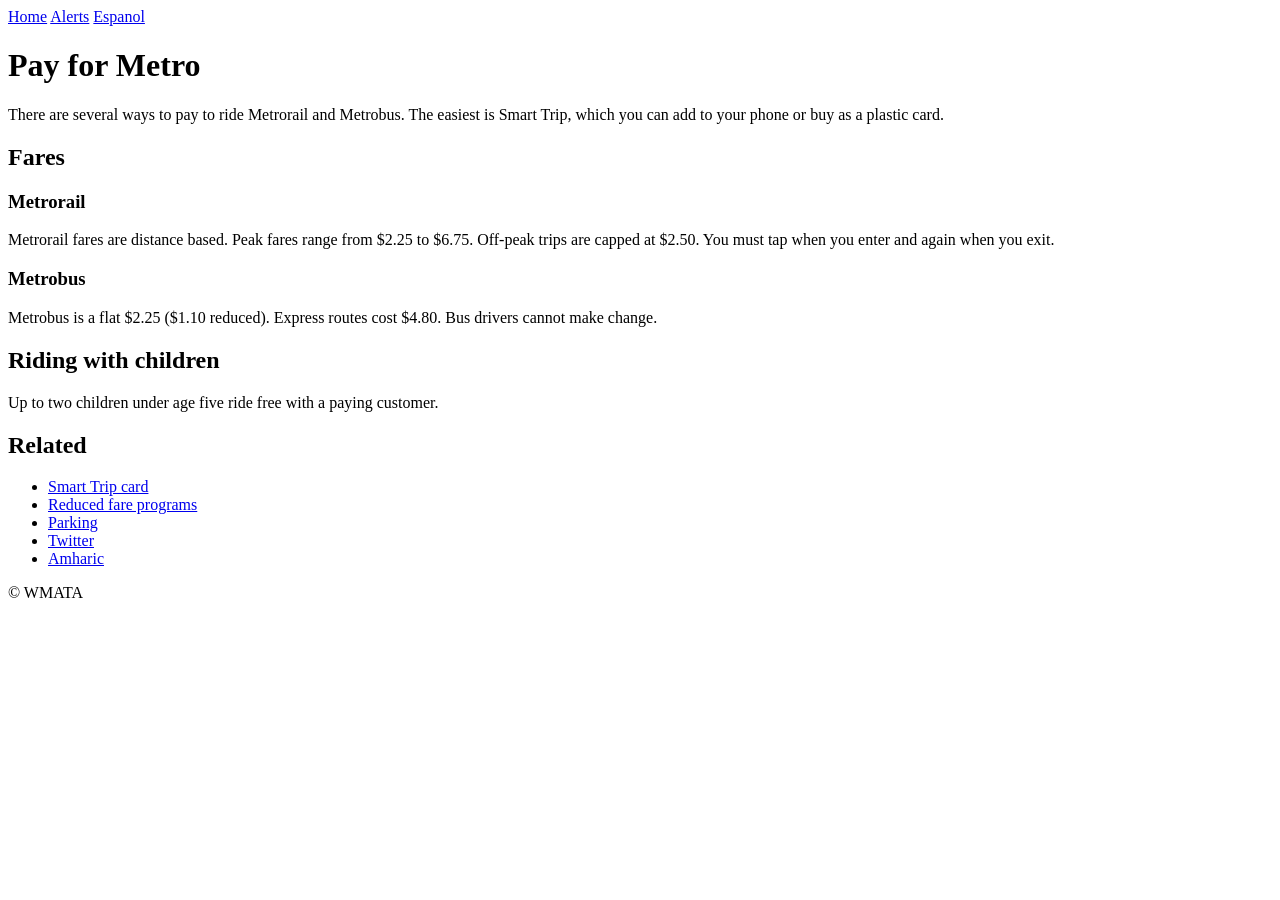
<file: tests/fixtures/html/sample_fares_page.html>
<!DOCTYPE html>
<html lang="en">
<head>
  <title>Pay for Metro | WMATA</title>
  <meta charset="utf-8">
</head>
<body>
  <header>
    <nav aria-label="primary">
      <a href="/">Home</a>
      <a href="/ride/alerts-and-advisories.html">Alerts</a>
      <a href="/es/pay.html">Espanol</a>
    </nav>
  </header>
  <main>
    <h1>Pay for Metro</h1>
    <p>There are several ways to pay to ride Metrorail and Metrobus. The easiest is
       Smart Trip, which you can add to your phone or buy as a plastic card.</p>

    <h2>Fares</h2>
    <h3>Metrorail</h3>
    <p>Metrorail fares are distance based. Peak fares range from $2.25 to $6.75.
       Off-peak trips are capped at $2.50. You must tap when you enter and again
       when you exit.</p>
    <h3>Metrobus</h3>
    <p>Metrobus is a flat $2.25 ($1.10 reduced). Express routes cost $4.80.
       Bus drivers cannot make change.</p>

    <h2>Riding with children</h2>
    <p>Up to two children under age five ride free with a paying customer.</p>

    <h2>Related</h2>
    <ul>
      <li><a href="/pay/smart-trip.html">Smart Trip card</a></li>
      <li><a href="/pay/fare-programs.html">Reduced fare programs</a></li>
      <li><a href="/ride/guides/parking.html">Parking</a></li>
      <li><a href="https://twitter.com/wmata">Twitter</a></li>
      <li><a href="/am/pay.html">Amharic</a></li>
    </ul>
  </main>
  <footer><p>&copy; WMATA</p></footer>
</body>
</html>
</file>
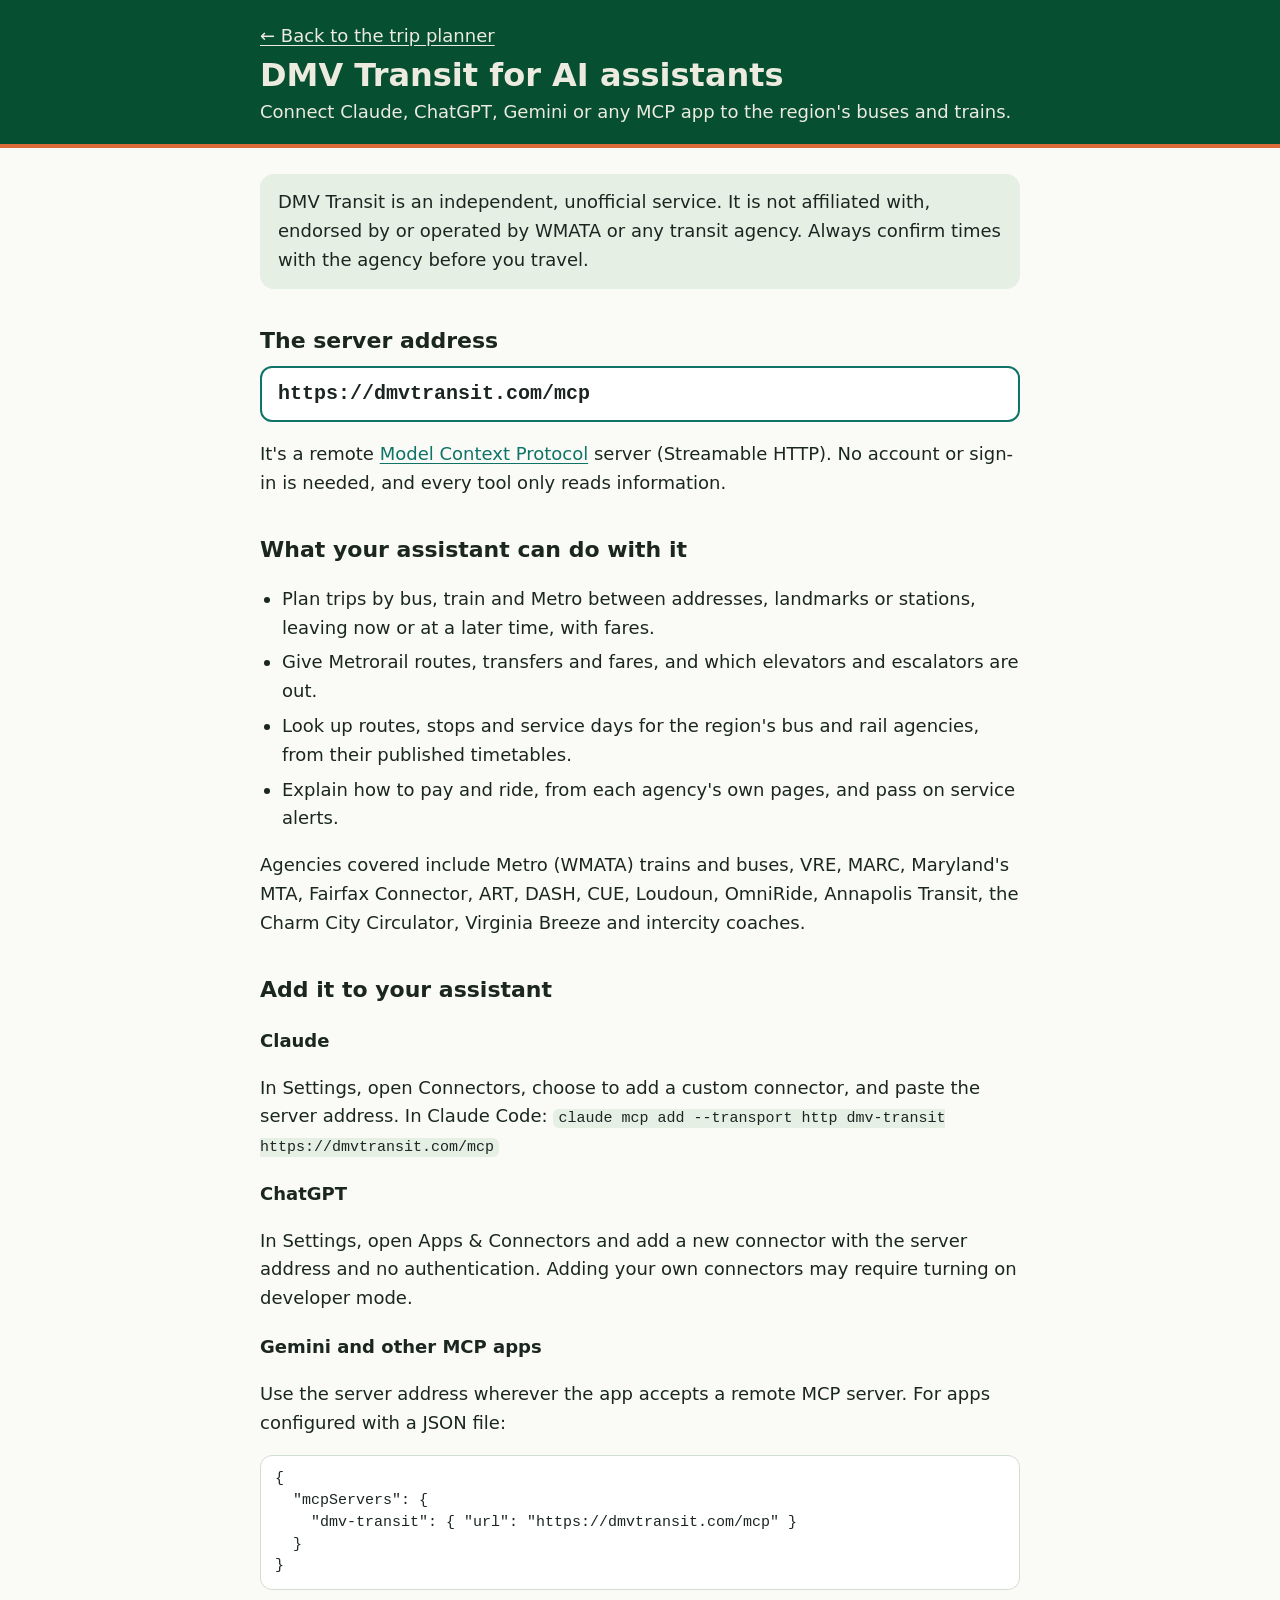
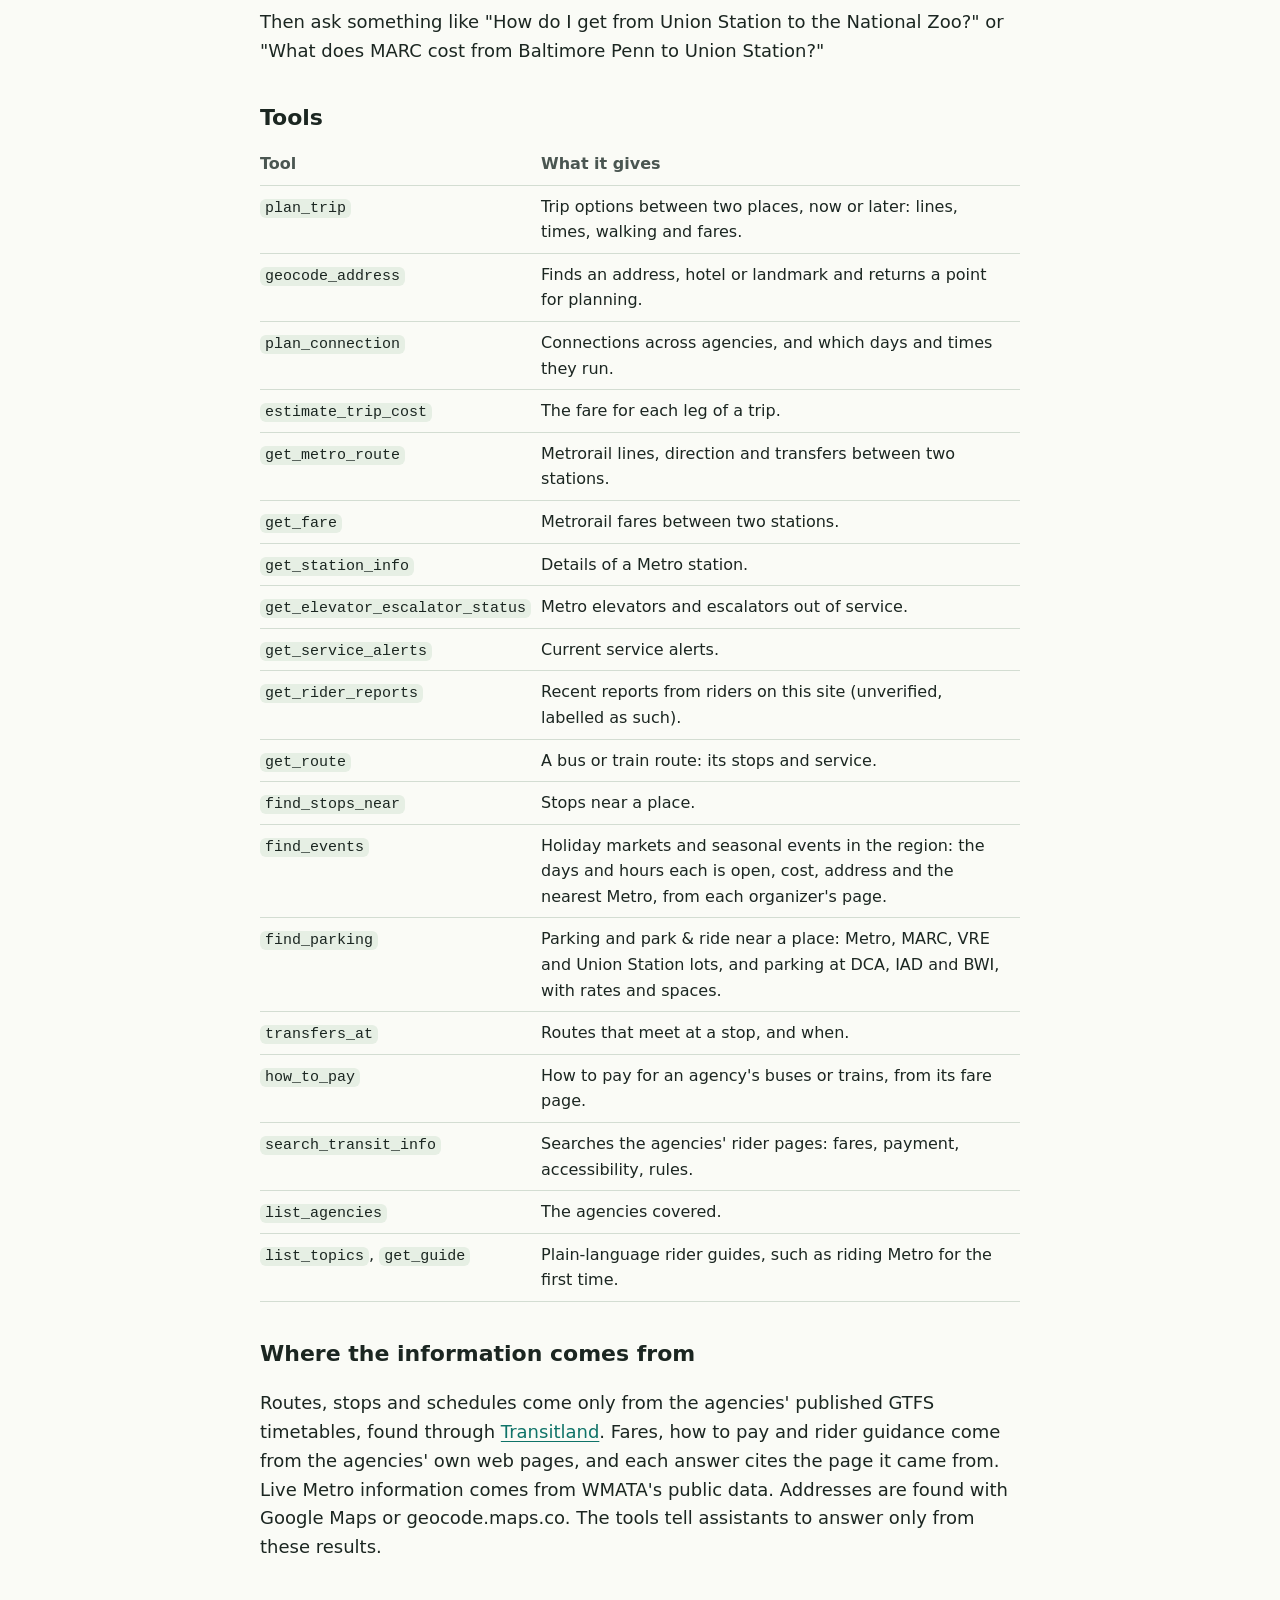
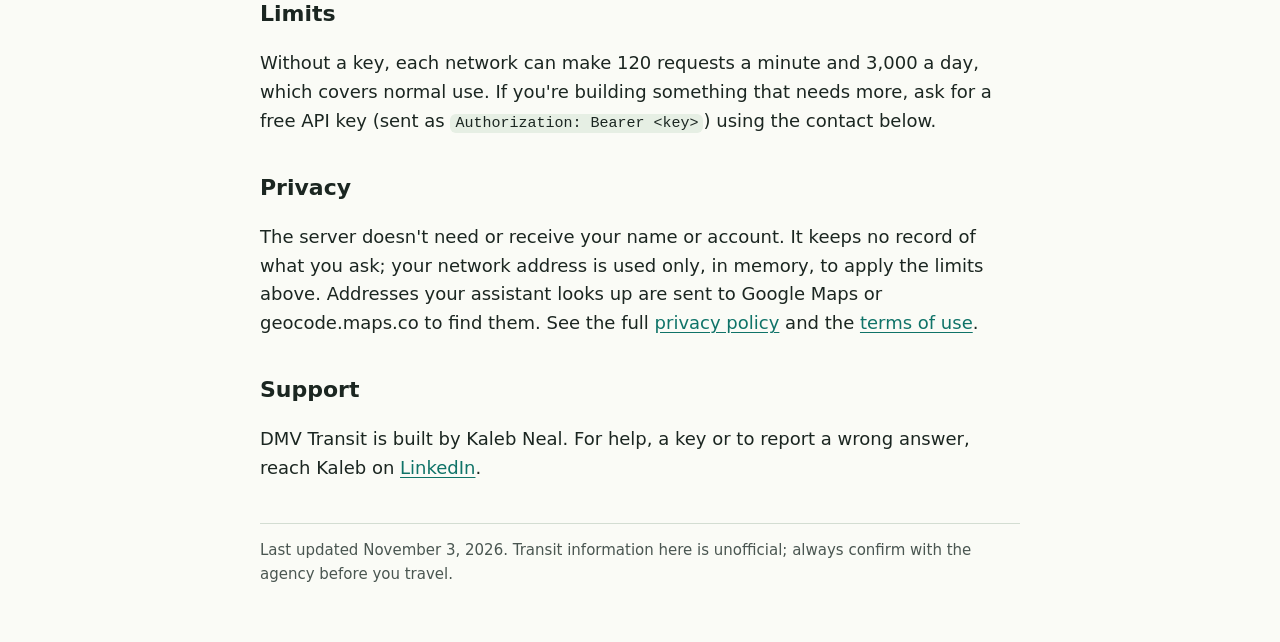
<file: src/transit_mcp/chat/static/mcp-server.html>
<!DOCTYPE html>
<html lang="en">
<head>
<!-- Google tag (gtag.js) -->
<script async src="https://www.googletagmanager.com/gtag/js?id=G-BXZC03P0DK"></script>
<script>
  window.dataLayer = window.dataLayer || [];
  function gtag(){dataLayer.push(arguments);}
  gtag('js', new Date());

  gtag('config', 'G-BXZC03P0DK');
</script>
<meta charset="utf-8" />
<meta name="viewport" content="width=device-width, initial-scale=1" />
<title>MCP Server - DMV Transit</title>
<meta name="description" content="Connect Claude, ChatGPT, Gemini or any MCP client to DMV Transit: trips, schedules, fares, alerts and rider guides for buses and trains in DC, Maryland and Virginia, from the agencies' own data." />
<meta name="theme-color" content="#064F30" />
<link rel="icon" href="/favicon.ico" sizes="48x48" />
<style>
  :root { --bg: #FAFBF6; --ink: #1B2621; --ink-2: #4A5651; --rule: #D3DDD2; --brand: #064F30;
          --cream: #EDEBE0; --stripe: #DE6A3A; --link: #0F7368; --fill: #E6EFE4;
          --font: "Segoe UI Variable Text", "Segoe UI", system-ui, -apple-system, "SF Pro Text",
                  "Helvetica Neue", Arial, sans-serif;
          --mono: ui-monospace, "Cascadia Mono", Consolas, monospace; }
  * { box-sizing: border-box; }
  body { margin: 0; background: var(--bg); color: var(--ink); font: 18px/1.6 var(--font); }
  header { background: var(--brand); color: var(--cream); border-bottom: 4px solid var(--stripe);
           padding: 22px 16px 18px; }
  header a { color: var(--cream); }
  .wrap { max-width: 760px; margin: 0 auto; }
  main { padding: 8px 16px 56px; }
  h1 { margin: 6px 0 4px; font-size: 32px; line-height: 1.15; }
  h2 { font-size: 22px; margin: 34px 0 8px; }
  h3 { font-size: 18px; margin: 20px 0 4px; }
  p, li { max-width: 68ch; }
  ul, ol { padding-left: 22px; }
  li { margin-bottom: 6px; }
  a { color: var(--link); text-underline-offset: 3px; }
  a:focus-visible { outline: 3px solid var(--link); outline-offset: 2px; }
  .lede { color: var(--cream); margin: 0; }
  .box { background: var(--fill); border-radius: 14px; padding: 14px 18px; margin: 18px 0; }
  .box p { margin: 0; }
  .url { display: block; font: 600 20px/1.4 var(--mono); background: #fff; border: 2px solid var(--link);
         border-radius: 12px; padding: 12px 16px; margin: 8px 0 4px; overflow-wrap: anywhere; user-select: all; }
  code { font: 15px var(--mono); background: var(--fill); padding: 1px 5px; border-radius: 6px; }
  pre { font: 14.5px/1.5 var(--mono); background: #fff; border: 1px solid var(--rule); border-radius: 12px;
        padding: 12px 14px; overflow-x: auto; }
  pre code { background: none; padding: 0; }
  table { border-collapse: collapse; width: 100%; font-size: 16px; }
  th, td { text-align: left; vertical-align: top; padding: 8px 10px 8px 0; border-bottom: 1px solid var(--rule); }
  th { color: var(--ink-2); font-weight: 650; }
  td code { white-space: nowrap; }
  .scroll { overflow-x: auto; }
  footer { color: var(--ink-2); font-size: 15px; border-top: 1px solid var(--rule); margin-top: 40px; padding-top: 14px; }
</style>
</head>
<body>
<header><div class="wrap">
  <a href="/">&larr; Back to the trip planner</a>
  <h1>DMV Transit for AI assistants</h1>
  <p class="lede">Connect Claude, ChatGPT, Gemini or any MCP app to the region's buses and trains.</p>
</div></header>

<main><div class="wrap">

<div class="box"><p>DMV Transit is an independent, unofficial service. It is not affiliated with,
endorsed by or operated by WMATA or any transit agency. Always confirm times with the agency
before you travel.</p></div>

<h2>The server address</h2>
<span class="url">https://dmvtransit.com/mcp</span>
<p>It's a remote <a href="https://modelcontextprotocol.io">Model Context Protocol</a> server
(Streamable HTTP). No account or sign-in is needed, and every tool only reads information.</p>

<h2>What your assistant can do with it</h2>
<ul>
  <li>Plan trips by bus, train and Metro between addresses, landmarks or stations, leaving now or
    at a later time, with fares.</li>
  <li>Give Metrorail routes, transfers and fares, and which elevators and escalators are out.</li>
  <li>Look up routes, stops and service days for the region's bus and rail agencies, from their
    published timetables.</li>
  <li>Explain how to pay and ride, from each agency's own pages, and pass on service alerts.</li>
</ul>
<p>Agencies covered include Metro (WMATA) trains and buses, VRE, MARC, Maryland's MTA,
Fairfax Connector, ART, DASH, CUE, Loudoun, OmniRide, Annapolis Transit, the Charm City
Circulator, Virginia Breeze and intercity coaches.</p>

<h2>Add it to your assistant</h2>
<h3>Claude</h3>
<p>In Settings, open Connectors, choose to add a custom connector, and paste the server address.
In Claude Code: <code>claude mcp add --transport http dmv-transit https://dmvtransit.com/mcp</code></p>
<h3>ChatGPT</h3>
<p>In Settings, open Apps &amp; Connectors and add a new connector with the server address and no
authentication. Adding your own connectors may require turning on developer mode.</p>
<h3>Gemini and other MCP apps</h3>
<p>Use the server address wherever the app accepts a remote MCP server. For apps configured with
a JSON file:</p>
<pre><code>{
  "mcpServers": {
    "dmv-transit": { "url": "https://dmvtransit.com/mcp" }
  }
}</code></pre>
<p>Then ask something like "How do I get from Union Station to the National Zoo?" or "What does
MARC cost from Baltimore Penn to Union Station?"</p>

<h2>Tools</h2>
<div class="scroll"><table>
  <tr><th>Tool</th><th>What it gives</th></tr>
  <tr><td><code>plan_trip</code></td><td>Trip options between two places, now or later: lines, times, walking and fares.</td></tr>
  <tr><td><code>geocode_address</code></td><td>Finds an address, hotel or landmark and returns a point for planning.</td></tr>
  <tr><td><code>plan_connection</code></td><td>Connections across agencies, and which days and times they run.</td></tr>
  <tr><td><code>estimate_trip_cost</code></td><td>The fare for each leg of a trip.</td></tr>
  <tr><td><code>get_metro_route</code></td><td>Metrorail lines, direction and transfers between two stations.</td></tr>
  <tr><td><code>get_fare</code></td><td>Metrorail fares between two stations.</td></tr>
  <tr><td><code>get_station_info</code></td><td>Details of a Metro station.</td></tr>
  <tr><td><code>get_elevator_escalator_status</code></td><td>Metro elevators and escalators out of service.</td></tr>
  <tr><td><code>get_service_alerts</code></td><td>Current service alerts.</td></tr>
  <tr><td><code>get_rider_reports</code></td><td>Recent reports from riders on this site (unverified, labelled as such).</td></tr>
  <tr><td><code>get_route</code></td><td>A bus or train route: its stops and service.</td></tr>
  <tr><td><code>find_stops_near</code></td><td>Stops near a place.</td></tr>
  <tr><td><code>find_events</code></td><td>Holiday markets and seasonal events in the region: the days and hours each is open, cost, address and the nearest Metro, from each organizer's page.</td></tr>
  <tr><td><code>find_parking</code></td><td>Parking and park &amp; ride near a place: Metro, MARC, VRE and Union Station lots, and parking at DCA, IAD and BWI, with rates and spaces.</td></tr>
  <tr><td><code>transfers_at</code></td><td>Routes that meet at a stop, and when.</td></tr>
  <tr><td><code>how_to_pay</code></td><td>How to pay for an agency's buses or trains, from its fare page.</td></tr>
  <tr><td><code>search_transit_info</code></td><td>Searches the agencies' rider pages: fares, payment, accessibility, rules.</td></tr>
  <tr><td><code>list_agencies</code></td><td>The agencies covered.</td></tr>
  <tr><td><code>list_topics</code>, <code>get_guide</code></td><td>Plain-language rider guides, such as riding Metro for the first time.</td></tr>
</table></div>

<h2>Where the information comes from</h2>
<p>Routes, stops and schedules come only from the agencies' published GTFS timetables, found
through <a href="https://www.transit.land">Transitland</a>. Fares, how to pay and rider guidance come
from the agencies' own web pages, and each answer cites the page it came from. Live Metro
information comes from WMATA's public data. Addresses are found with Google Maps or
geocode.maps.co. The tools tell assistants to answer only from these results.</p>

<h2>Limits</h2>
<p>Without a key, each network can make 120 requests a minute and 3,000 a day, which covers
normal use. If you're building something that needs more, ask for a free API key (sent as
<code>Authorization: Bearer &lt;key&gt;</code>) using the contact below.</p>

<h2>Privacy</h2>
<p>The server doesn't need or receive your name or account. It keeps no record of what you ask;
your network address is used only, in memory, to apply the limits above. Addresses your assistant
looks up are sent to Google Maps or geocode.maps.co to find them. See the full
<a href="/privacy">privacy policy</a> and the <a href="/terms">terms of use</a>.</p>

<h2>Support</h2>
<p>DMV Transit is built by Kaleb Neal. For help, a key or to report a wrong answer, reach Kaleb on
<a href="https://www.linkedin.com/in/kaleb-neal" target="_blank" rel="noopener noreferrer">LinkedIn</a>.</p>

<footer>Last updated November 3, 2026. Transit information here is unofficial; always confirm with
the agency before you travel.</footer>

</div></main>
</body>
</html>
</file>
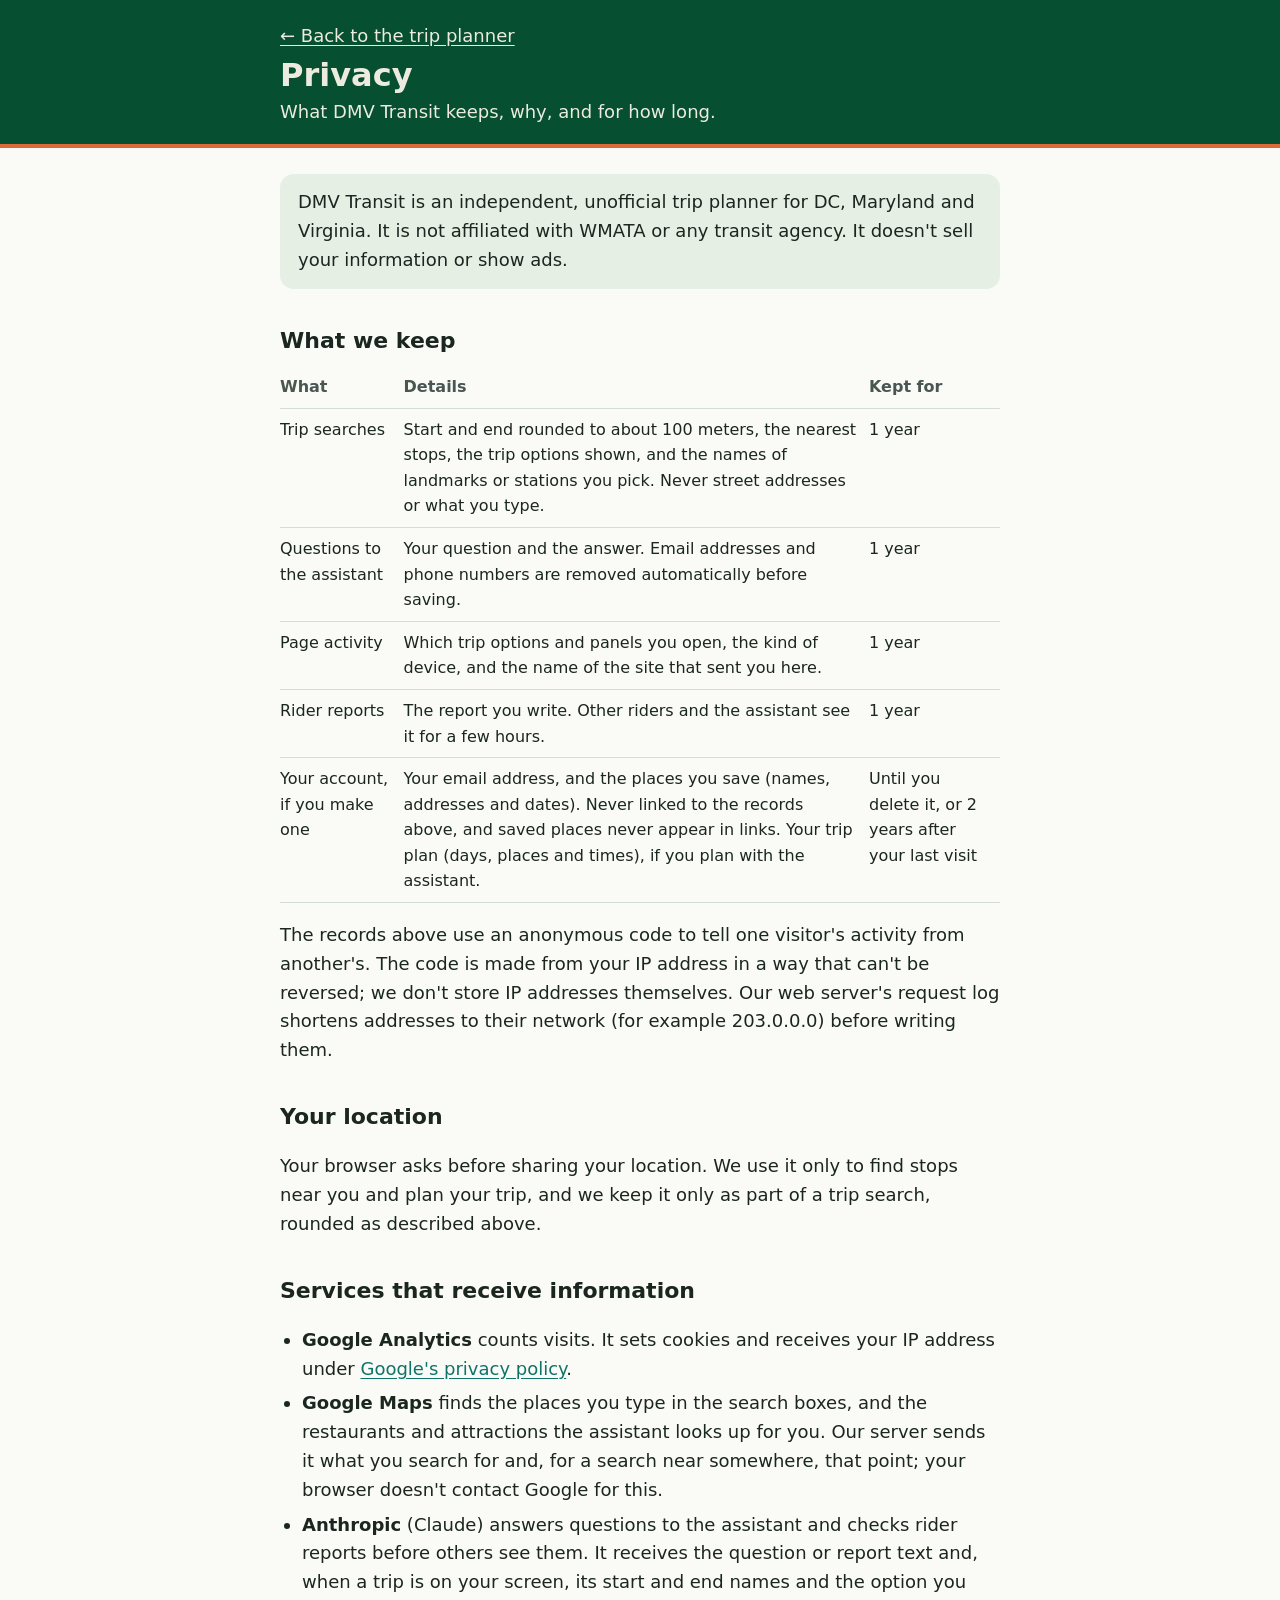
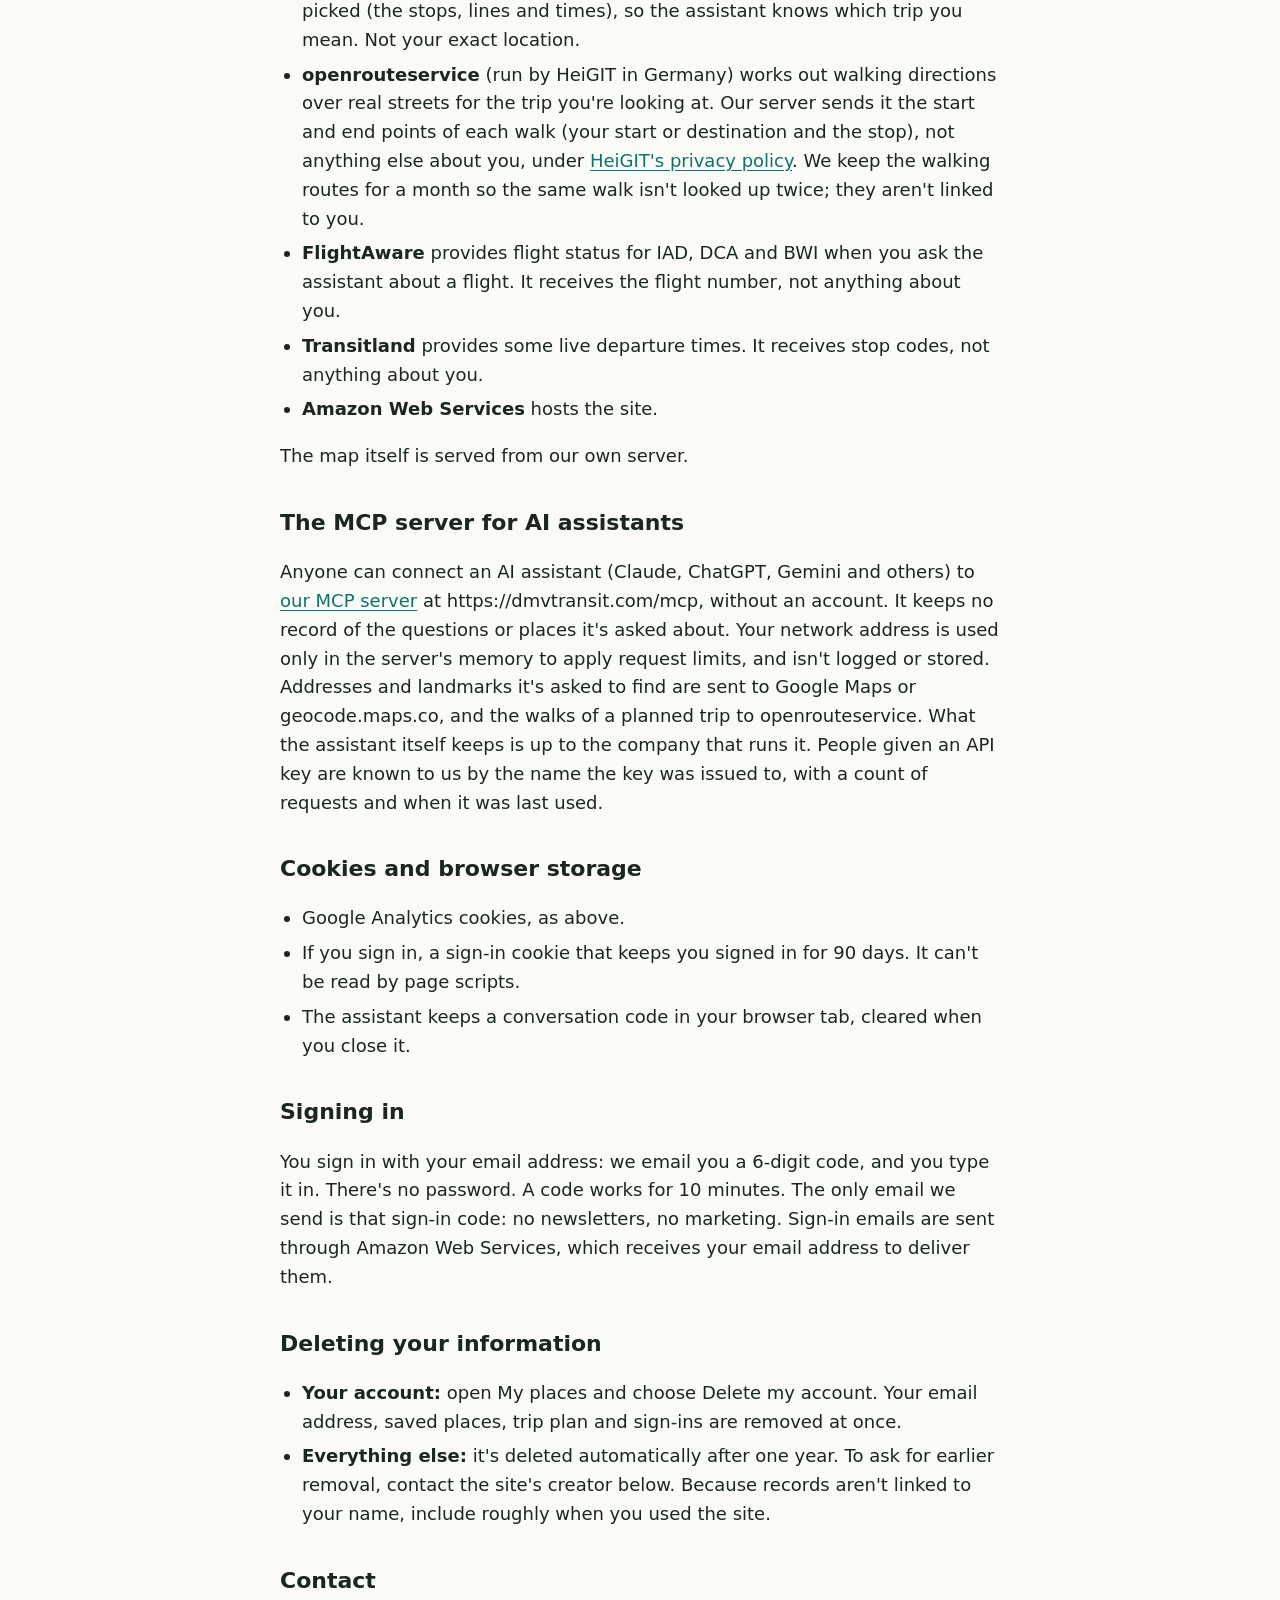
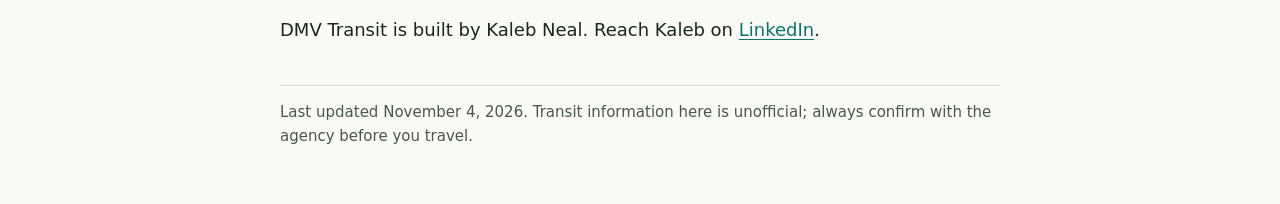
<file: src/transit_mcp/chat/static/privacy.html>
<!DOCTYPE html>
<html lang="en">
<head>
<!-- Google tag (gtag.js) -->
<script async src="https://www.googletagmanager.com/gtag/js?id=G-BXZC03P0DK"></script>
<script>
  window.dataLayer = window.dataLayer || [];
  function gtag(){dataLayer.push(arguments);}
  gtag('js', new Date());

  gtag('config', 'G-BXZC03P0DK');
</script>
<meta charset="utf-8" />
<meta name="viewport" content="width=device-width, initial-scale=1" />
<title>Privacy - DMV Transit</title>
<meta name="description" content="What DMV Transit, an unofficial trip planner for DC, Maryland and Virginia, collects, why, how long it's kept, and how to delete it." />
<meta name="theme-color" content="#064F30" />
<link rel="icon" href="/favicon.ico" sizes="48x48" />
<style>
  :root { --bg: #FAFBF6; --ink: #1B2621; --ink-2: #4A5651; --rule: #D3DDD2; --brand: #064F30;
          --cream: #EDEBE0; --stripe: #DE6A3A; --link: #0F7368; --fill: #E6EFE4;
          --font: "Segoe UI Variable Text", "Segoe UI", system-ui, -apple-system, "SF Pro Text",
                  "Helvetica Neue", Arial, sans-serif; }
  * { box-sizing: border-box; }
  body { margin: 0; background: var(--bg); color: var(--ink); font: 18px/1.6 var(--font); }
  header { background: var(--brand); color: var(--cream); border-bottom: 4px solid var(--stripe);
           padding: 22px 16px 18px; }
  header a { color: var(--cream); }
  .wrap { max-width: 720px; margin: 0 auto; }
  main { padding: 8px 16px 56px; }
  h1 { margin: 6px 0 4px; font-size: 32px; line-height: 1.15; }
  h2 { font-size: 22px; margin: 34px 0 8px; }
  p, li { max-width: 66ch; }
  ul { padding-left: 22px; }
  li { margin-bottom: 6px; }
  a { color: var(--link); text-underline-offset: 3px; }
  a:focus-visible { outline: 3px solid var(--link); outline-offset: 2px; }
  .lede { color: var(--ink-2); margin: 0; }
  .box { background: var(--fill); border-radius: 14px; padding: 14px 18px; margin: 18px 0; }
  .box p { margin: 0; }
  table { border-collapse: collapse; width: 100%; font-size: 16px; }
  th, td { text-align: left; vertical-align: top; padding: 8px 10px 8px 0; border-bottom: 1px solid var(--rule); }
  th { color: var(--ink-2); font-weight: 650; }
  .scroll { overflow-x: auto; }
  footer { color: var(--ink-2); font-size: 15px; border-top: 1px solid var(--rule); margin-top: 40px; padding-top: 14px; }
</style>
</head>
<body>
<header><div class="wrap">
  <a href="/">&larr; Back to the trip planner</a>
  <h1>Privacy</h1>
  <p class="lede" style="color: var(--cream)">What DMV Transit keeps, why, and for how long.</p>
</div></header>

<main><div class="wrap">

<div class="box"><p>DMV Transit is an independent, unofficial trip planner for DC, Maryland and
Virginia. It is not affiliated with WMATA or any transit agency. It doesn't sell your
information or show ads.</p></div>

<h2>What we keep</h2>
<div class="scroll"><table>
  <tr><th>What</th><th>Details</th><th>Kept for</th></tr>
  <tr><td>Trip searches</td><td>Start and end rounded to about 100 meters, the nearest stops, the trip
    options shown, and the names of landmarks or stations you pick. Never street addresses or what
    you type.</td><td>1 year</td></tr>
  <tr><td>Questions to the assistant</td><td>Your question and the answer. Email addresses and phone
    numbers are removed automatically before saving.</td><td>1 year</td></tr>
  <tr><td>Page activity</td><td>Which trip options and panels you open, the kind of device, and the
    name of the site that sent you here.</td><td>1 year</td></tr>
  <tr><td>Rider reports</td><td>The report you write. Other riders and the assistant see it for a few
    hours.</td><td>1 year</td></tr>
  <tr><td>Your account, if you make one</td><td>Your email address, and the places you save
    (names, addresses and dates). Never linked to
    the records above, and saved places never appear in links. Your trip plan (days, places
    and times), if you plan with the assistant.</td><td>Until you delete it, or 2
    years after your last visit</td></tr>
</table></div>
<p>The records above use an anonymous code to tell one visitor's activity from another's. The code
is made from your IP address in a way that can't be reversed; we don't store IP addresses
themselves. Our web server's request log shortens addresses to their network (for example
203.0.0.0) before writing them.</p>

<h2>Your location</h2>
<p>Your browser asks before sharing your location. We use it only to find stops near you and plan
your trip, and we keep it only as part of a trip search, rounded as described above.</p>

<h2>Services that receive information</h2>
<ul>
  <li><strong>Google Analytics</strong> counts visits. It sets cookies and receives your IP address
    under <a href="https://policies.google.com/privacy" target="_blank" rel="noopener">Google's
    privacy policy</a>.</li>
  <li><strong>Google Maps</strong> finds the places you type in the search boxes, and the
    restaurants and attractions the assistant looks up for you. Our server sends it what you
    search for and, for a search near somewhere, that point; your browser doesn't contact
    Google for this.</li>
  <li><strong>Anthropic</strong> (Claude) answers questions to the assistant and checks rider reports
    before others see them. It receives the question or report text and, when a trip is on
    your screen, its start and end names and the option you picked (the stops, lines and
    times), so the assistant knows which trip you mean. Not your exact location.</li>
  <li><strong>openrouteservice</strong> (run by HeiGIT in Germany) works out walking directions
    over real streets for the trip you're looking at. Our server sends it the start and end
    points of each walk (your start or destination and the stop), not anything else about you,
    under <a href="https://heigit.org/" target="_blank" rel="noopener">HeiGIT's
    privacy policy</a>. We keep the walking routes for a month so the same walk isn't looked up
    twice; they aren't linked to you.</li>
  <li><strong>FlightAware</strong> provides flight status for IAD, DCA and BWI when you ask the
    assistant about a flight. It receives the flight number, not anything about you.</li>
  <li><strong>Transitland</strong> provides some live departure times. It receives stop codes, not
    anything about you.</li>
  <li><strong>Amazon Web Services</strong> hosts the site.</li>
</ul>
<p>The map itself is served from our own server.</p>

<h2>The MCP server for AI assistants</h2>
<p>Anyone can connect an AI assistant (Claude, ChatGPT, Gemini and others) to
<a href="/mcp-server">our MCP server</a> at https://dmvtransit.com/mcp, without an account. It keeps
no record of the questions or places it's asked about. Your network address is used only in the
server's memory to apply request limits, and isn't logged or stored. Addresses and landmarks it's
asked to find are sent to Google Maps or geocode.maps.co, and the walks of a planned trip to
openrouteservice. What the assistant itself keeps is up to
the company that runs it. People given an API key are known to us by the name the key was issued
to, with a count of requests and when it was last used.</p>

<h2>Cookies and browser storage</h2>
<ul>
  <li>Google Analytics cookies, as above.</li>
  <li>If you sign in, a sign-in cookie that keeps you signed in for 90 days. It can't be read by page
    scripts.</li>
  <li>The assistant keeps a conversation code in your browser tab, cleared when you close it.</li>
</ul>

<h2>Signing in</h2>
<p>You sign in with your email address: we email you a 6-digit code, and you type it in. There's
no password. A code works for 10 minutes. The only email we send is that sign-in code: no
newsletters, no marketing. Sign-in emails are sent through Amazon Web Services, which receives your
email address to deliver them.</p>

<h2>Deleting your information</h2>
<ul>
  <li><strong>Your account:</strong> open My places and choose Delete my account. Your email
    address, saved places, trip plan and sign-ins are removed at once.</li>
  <li><strong>Everything else:</strong> it's deleted automatically after one year. To ask for earlier
    removal, contact the site's creator below. Because records aren't linked to your name, include
    roughly when you used the site.</li>
</ul>

<h2>Contact</h2>
<p>DMV Transit is built by Kaleb Neal. Reach Kaleb on
<a href="https://www.linkedin.com/in/kaleb-neal" target="_blank" rel="noopener noreferrer">LinkedIn</a>.</p>

<footer>Last updated November 4, 2026. Transit information here is unofficial; always confirm with
the agency before you travel.</footer>

</div></main>
</body>
</html>
</file>
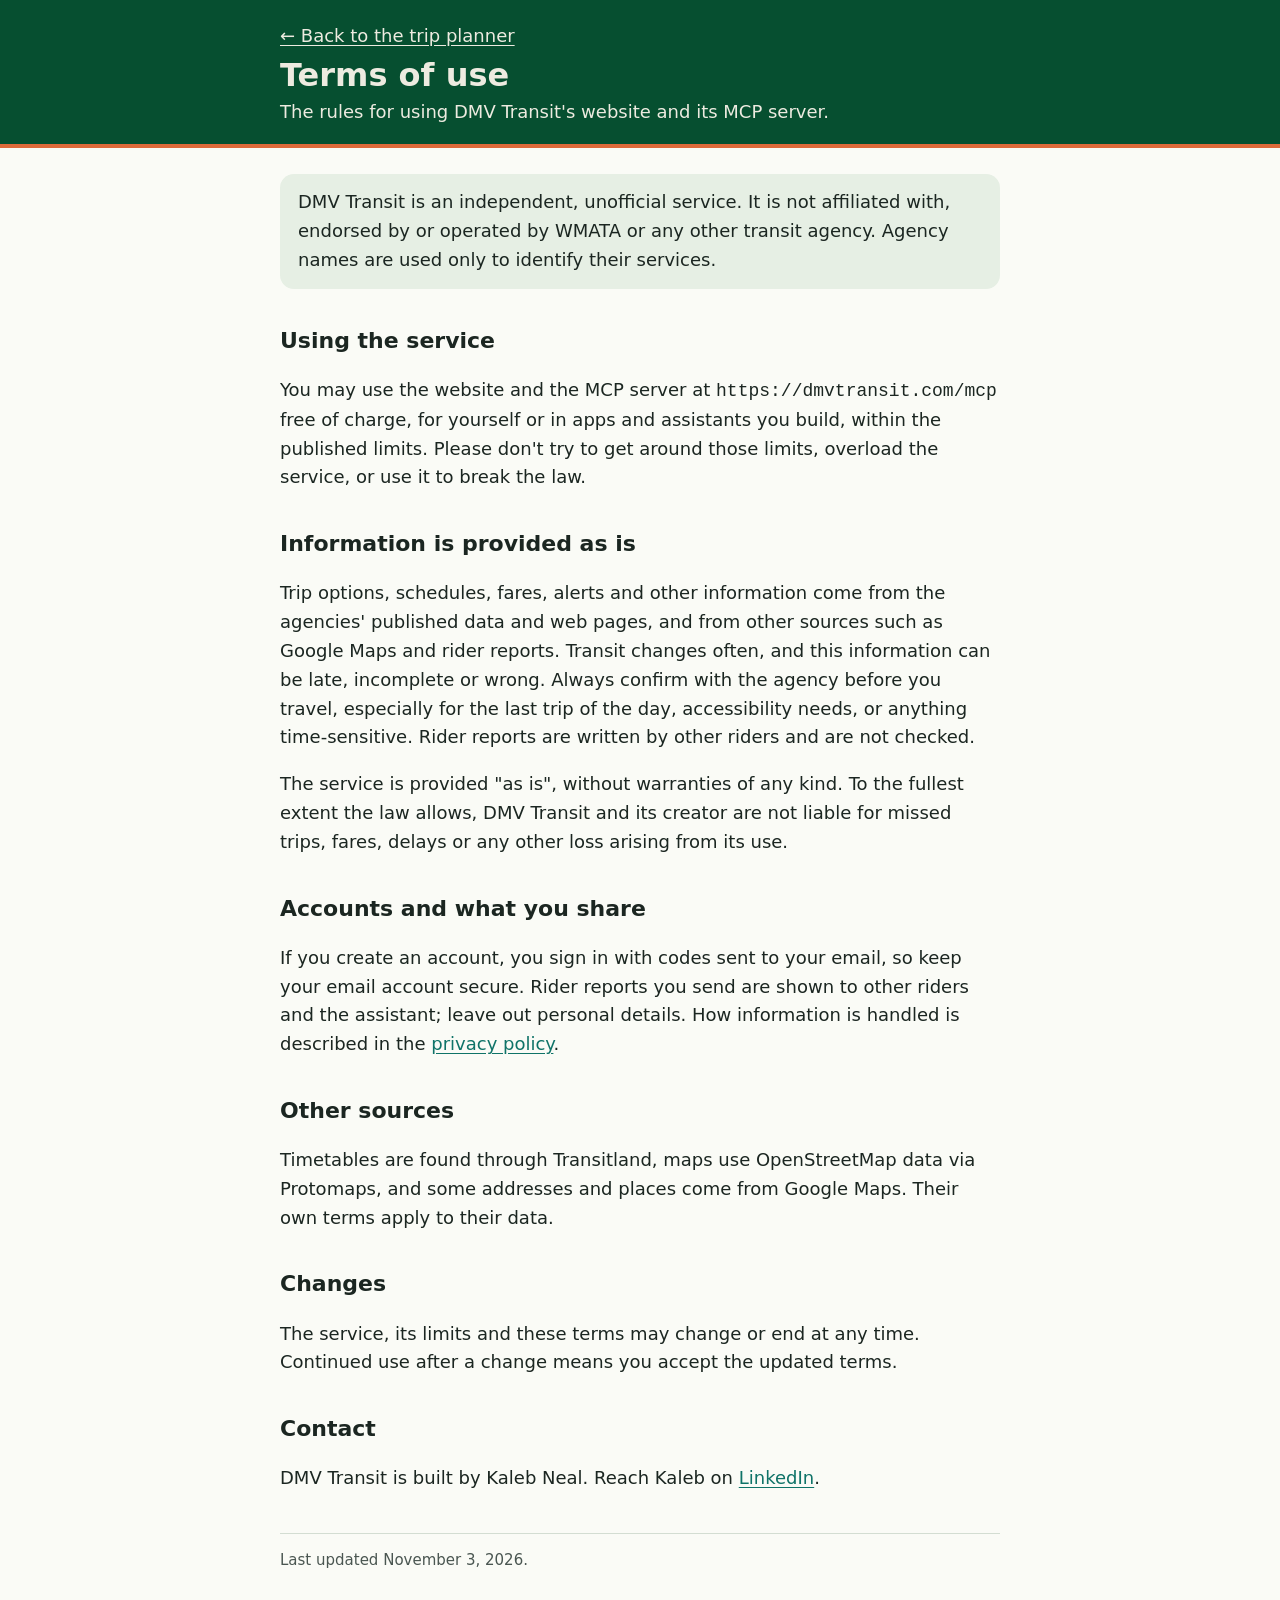
<file: src/transit_mcp/chat/static/terms.html>
<!DOCTYPE html>
<html lang="en">
<head>
<!-- Google tag (gtag.js) -->
<script async src="https://www.googletagmanager.com/gtag/js?id=G-BXZC03P0DK"></script>
<script>
  window.dataLayer = window.dataLayer || [];
  function gtag(){dataLayer.push(arguments);}
  gtag('js', new Date());

  gtag('config', 'G-BXZC03P0DK');
</script>
<meta charset="utf-8" />
<meta name="viewport" content="width=device-width, initial-scale=1" />
<title>Terms of use - DMV Transit</title>
<meta name="description" content="The terms for using DMV Transit, an unofficial trip planner and MCP server for DC, Maryland and Virginia." />
<meta name="theme-color" content="#064F30" />
<link rel="icon" href="/favicon.ico" sizes="48x48" />
<style>
  :root { --bg: #FAFBF6; --ink: #1B2621; --ink-2: #4A5651; --rule: #D3DDD2; --brand: #064F30;
          --cream: #EDEBE0; --stripe: #DE6A3A; --link: #0F7368; --fill: #E6EFE4;
          --font: "Segoe UI Variable Text", "Segoe UI", system-ui, -apple-system, "SF Pro Text",
                  "Helvetica Neue", Arial, sans-serif; }
  * { box-sizing: border-box; }
  body { margin: 0; background: var(--bg); color: var(--ink); font: 18px/1.6 var(--font); }
  header { background: var(--brand); color: var(--cream); border-bottom: 4px solid var(--stripe);
           padding: 22px 16px 18px; }
  header a { color: var(--cream); }
  .wrap { max-width: 720px; margin: 0 auto; }
  main { padding: 8px 16px 56px; }
  h1 { margin: 6px 0 4px; font-size: 32px; line-height: 1.15; }
  h2 { font-size: 22px; margin: 34px 0 8px; }
  p, li { max-width: 66ch; }
  ul { padding-left: 22px; }
  li { margin-bottom: 6px; }
  a { color: var(--link); text-underline-offset: 3px; }
  a:focus-visible { outline: 3px solid var(--link); outline-offset: 2px; }
  .lede { color: var(--cream); margin: 0; }
  .box { background: var(--fill); border-radius: 14px; padding: 14px 18px; margin: 18px 0; }
  .box p { margin: 0; }
  footer { color: var(--ink-2); font-size: 15px; border-top: 1px solid var(--rule); margin-top: 40px; padding-top: 14px; }
</style>
</head>
<body>
<header><div class="wrap">
  <a href="/">&larr; Back to the trip planner</a>
  <h1>Terms of use</h1>
  <p class="lede">The rules for using DMV Transit's website and its MCP server.</p>
</div></header>

<main><div class="wrap">

<div class="box"><p>DMV Transit is an independent, unofficial service. It is not affiliated with,
endorsed by or operated by WMATA or any other transit agency. Agency names are used only to
identify their services.</p></div>

<h2>Using the service</h2>
<p>You may use the website and the MCP server at <code>https://dmvtransit.com/mcp</code> free of
charge, for yourself or in apps and assistants you build, within the published limits. Please
don't try to get around those limits, overload the service, or use it to break the law.</p>

<h2>Information is provided as is</h2>
<p>Trip options, schedules, fares, alerts and other information come from the agencies' published
data and web pages, and from other sources such as Google Maps and rider reports. Transit
changes often, and this information can be late, incomplete or wrong. Always confirm with the
agency before you travel, especially for the last trip of the day, accessibility needs, or
anything time-sensitive. Rider reports are written by other riders and are not checked.</p>
<p>The service is provided "as is", without warranties of any kind. To the fullest extent the law
allows, DMV Transit and its creator are not liable for missed trips, fares, delays or any other
loss arising from its use.</p>

<h2>Accounts and what you share</h2>
<p>If you create an account, you sign in with codes sent to your email, so keep your email account
secure. Rider reports you send are
shown to other riders and the assistant; leave out personal details. How information is handled
is described in the <a href="/privacy">privacy policy</a>.</p>

<h2>Other sources</h2>
<p>Timetables are found through Transitland, maps use OpenStreetMap data via Protomaps, and some
addresses and places come from Google Maps. Their own terms apply to their data.</p>

<h2>Changes</h2>
<p>The service, its limits and these terms may change or end at any time. Continued use after a
change means you accept the updated terms.</p>

<h2>Contact</h2>
<p>DMV Transit is built by Kaleb Neal. Reach Kaleb on
<a href="https://www.linkedin.com/in/kaleb-neal" target="_blank" rel="noopener noreferrer">LinkedIn</a>.</p>

<footer>Last updated November 3, 2026.</footer>

</div></main>
</body>
</html>
</file>
